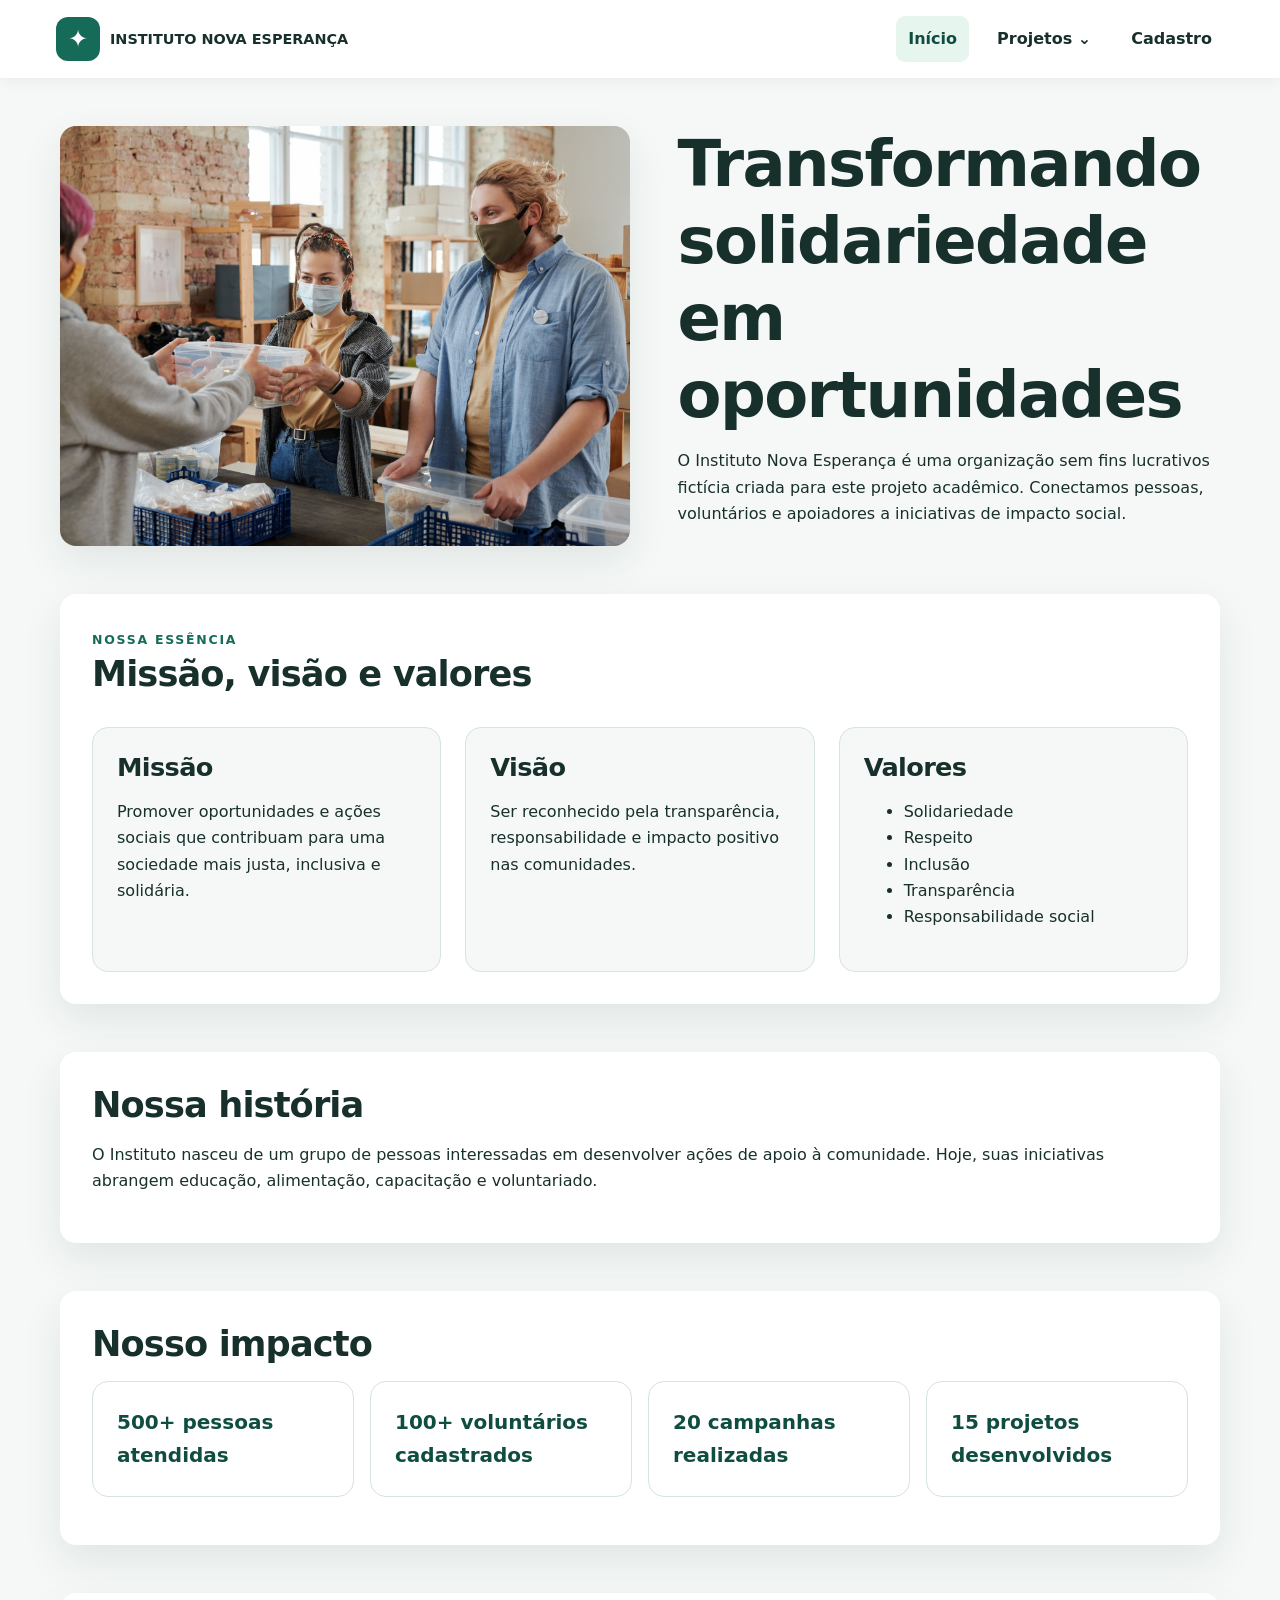
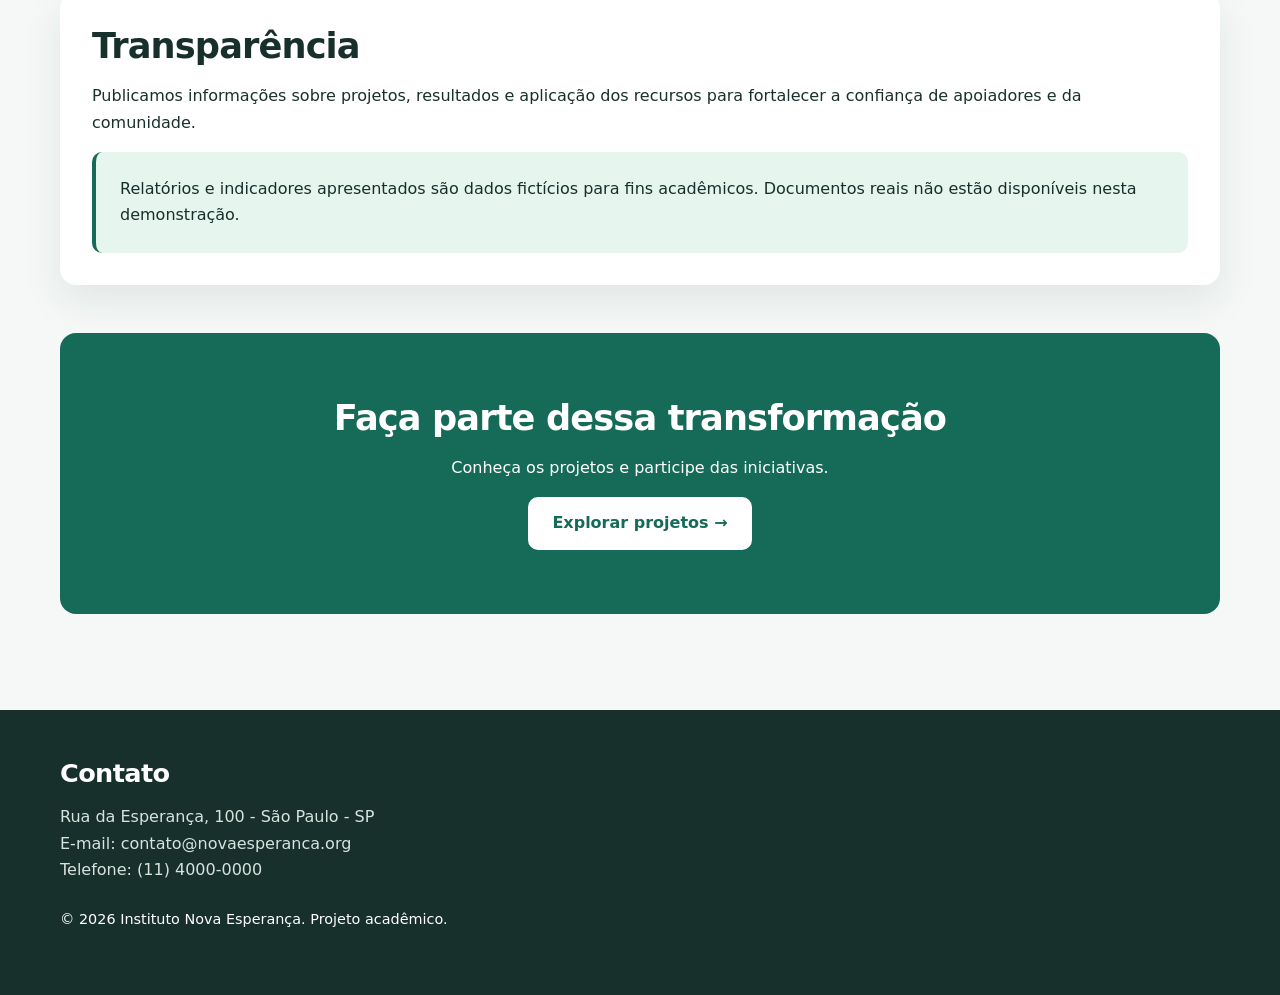
<file: index.html>
<!DOCTYPE html>
<html lang="pt-BR">
<head>
<meta charset="UTF-8">
<meta name="viewport" content="width=device-width, initial-scale=1.0">
<meta name="description" content="Instituto Nova Esperança: projetos sociais, voluntariado e apoio à comunidade.">
<meta name="author" content="Projeto acadêmico">
<title>Instituto Nova Esperança | Início</title>
<link rel="stylesheet" href="css/style.css">
</head>
<body>
<a class="skip-link" href="#conteudo">Pular para o conteúdo</a>
<header class="site-header"><div class="header-inner"><a class="brand" href="index.html" aria-label="Instituto Nova Esperança, página inicial"><span class="brand-mark">✦</span><span>INSTITUTO <strong>NOVA ESPERANÇA</strong></span></a>
<button class="menu-toggle" type="button" aria-expanded="false" aria-controls="menu-principal" aria-label="Abrir menu"><span></span><span></span><span></span></button>
<nav id="menu-principal" class="main-nav" aria-label="Navegação principal"><a href="index.html" aria-current="page">Início</a><div class="nav-dropdown"><button class="dropdown-toggle" type="button" aria-expanded="false" aria-controls="submenu-projetos">Projetos <span aria-hidden="true">⌄</span></button><div id="submenu-projetos" class="dropdown-panel"><a href="projetos.html">Todos os projetos</a><a href="projetos.html#educacao">Educação</a><a href="projetos.html#alimentacao">Alimentação</a><a href="projetos.html#voluntariado">Voluntariado</a><a href="projetos.html#doacao">Doações</a></div></div><a href="cadastro.html" >Cadastro</a></nav></div></header>
<main id="conteudo">
<section class="hero" aria-labelledby="titulo">
    <img src="imagens/inicio.jpg" alt="Grupo de voluntários reunidos em uma ação de doação" width="1000" height="667">
    <h1 id="titulo">Transformando solidariedade em oportunidades</h1>
    <p>O Instituto Nova Esperança é uma organização sem fins lucrativos fictícia criada para este projeto acadêmico. Conectamos pessoas, voluntários e apoiadores a iniciativas de impacto social.</p>
</section>
<section class="section-block" aria-labelledby="missao">
    <div class="section-heading"><span class="eyebrow">Nossa essência</span><h2 id="missao">Missão, visão e valores</h2></div><div class="mission-grid grid-12">
    <article><h3>Missão</h3><p>Promover oportunidades e ações sociais que contribuam para uma sociedade mais justa, inclusiva e solidária.</p></article>
    <article><h3>Visão</h3><p>Ser reconhecido pela transparência, responsabilidade e impacto positivo nas comunidades.</p></article>
    <article><h3>Valores</h3><ul><li>Solidariedade</li><li>Respeito</li><li>Inclusão</li><li>Transparência</li><li>Responsabilidade social</li></ul></article></div>
</section>
<section class="section-block" aria-labelledby="historia">
    <h2 id="historia">Nossa história</h2>
    <p>O Instituto nasceu de um grupo de pessoas interessadas em desenvolver ações de apoio à comunidade. Hoje, suas iniciativas abrangem educação, alimentação, capacitação e voluntariado.</p>
</section>
<section class="section-block" aria-labelledby="impacto">
    <h2 id="impacto">Nosso impacto</h2>
    <ul class="impact-grid"><li>500+ pessoas atendidas</li><li>100+ voluntários cadastrados</li><li>20 campanhas realizadas</li><li>15 projetos desenvolvidos</li></ul>
</section>
<section class="section-block" aria-labelledby="transparencia">
    <h2 id="transparencia">Transparência</h2>
    <p>Publicamos informações sobre projetos, resultados e aplicação dos recursos para fortalecer a confiança de apoiadores e da comunidade.</p>
    <div class="notice" role="note">Relatórios e indicadores apresentados são dados fictícios para fins acadêmicos. Documentos reais não estão disponíveis nesta demonstração.</div>
</section>
<div class="page-cta"><h2>Faça parte dessa transformação</h2><p>Conheça os projetos e participe das iniciativas.</p><a class="btn btn-light" href="projetos.html">Explorar projetos →</a></div></main>
<footer class="site-footer">
<h2>Contato</h2>
<address>Rua da Esperança, 100 - São Paulo - SP<br>E-mail: contato@novaesperanca.org<br>Telefone: (11) 4000-0000</address>
<p>&copy; 2026 Instituto Nova Esperança. Projeto acadêmico.</p>
</footer>
<div id="toast" class="toast" role="status" aria-live="polite" hidden></div>
<script src="js/ui.js" defer></script>
</body>
</html>
</file>
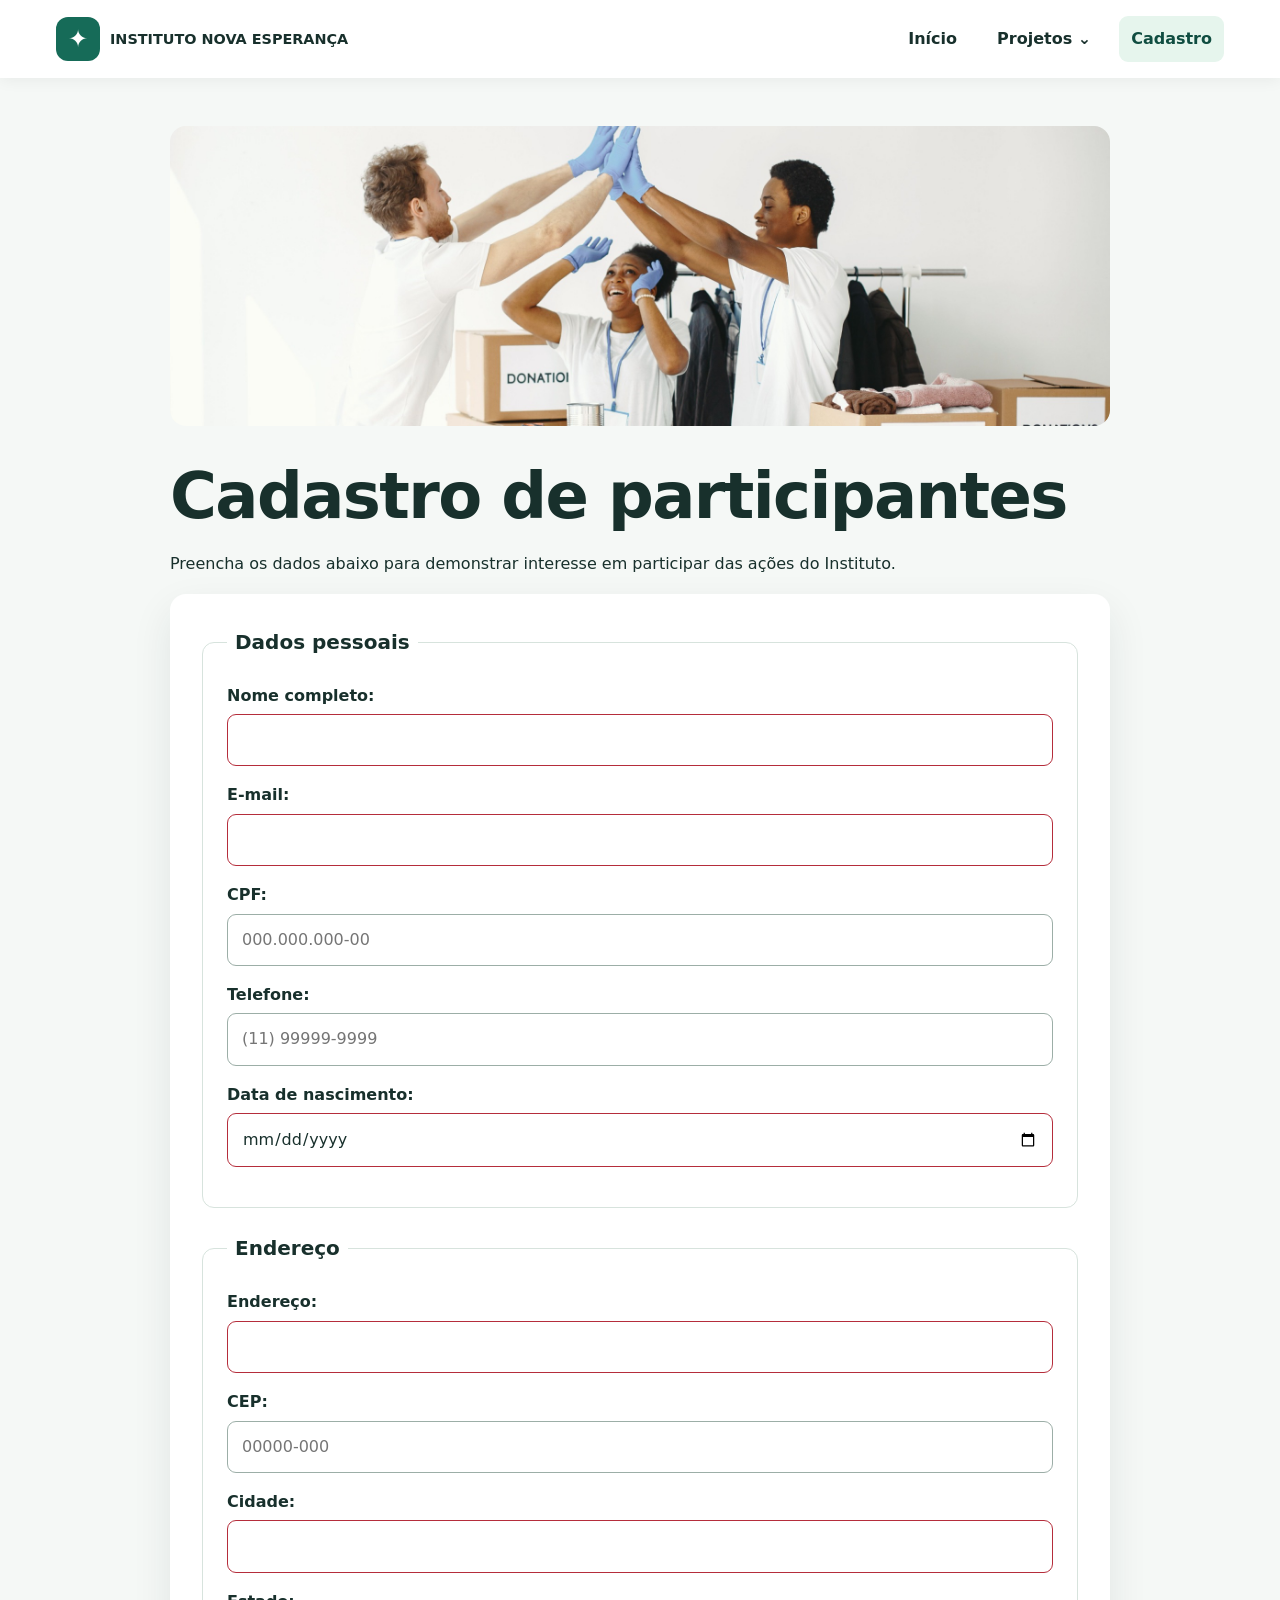
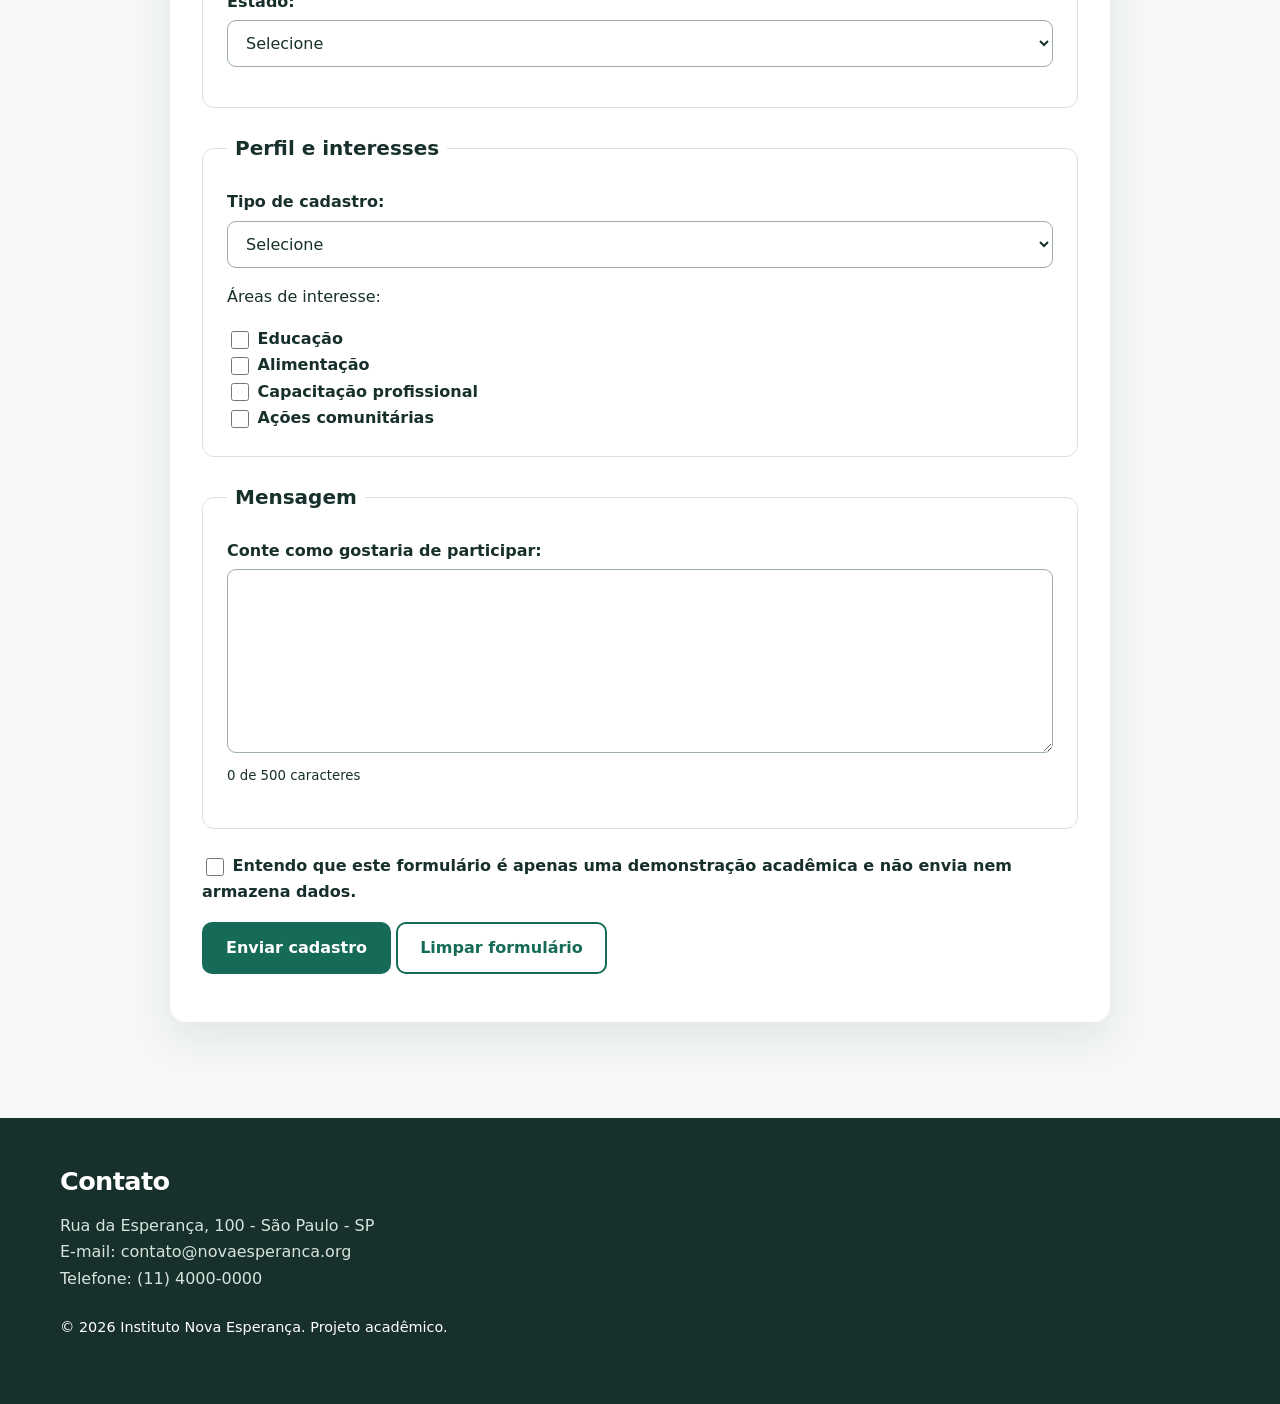
<file: cadastro.html>
<!DOCTYPE html>
<html lang="pt-BR">
<head>
<meta charset="UTF-8">
<meta name="viewport" content="width=device-width, initial-scale=1.0">
<meta name="description" content="Cadastre-se no Instituto Nova Esperança para participar de projetos e oportunidades de voluntariado.">
<meta name="author" content="Projeto acadêmico">
<title>Cadastro | Instituto Nova Esperança</title>
<link rel="stylesheet" href="css/style.css">
</head>
<body>
<a class="skip-link" href="#conteudo">Pular para o conteúdo</a>
<header class="site-header"><div class="header-inner"><a class="brand" href="index.html" aria-label="Instituto Nova Esperança, página inicial"><span class="brand-mark">✦</span><span>INSTITUTO <strong>NOVA ESPERANÇA</strong></span></a>
<button class="menu-toggle" type="button" aria-expanded="false" aria-controls="menu-principal" aria-label="Abrir menu"><span></span><span></span><span></span></button>
<nav id="menu-principal" class="main-nav" aria-label="Navegação principal"><a href="index.html" >Início</a><div class="nav-dropdown"><button class="dropdown-toggle" type="button" aria-expanded="false" aria-controls="submenu-projetos">Projetos <span aria-hidden="true">⌄</span></button><div id="submenu-projetos" class="dropdown-panel"><a href="projetos.html">Todos os projetos</a><a href="projetos.html#educacao">Educação</a><a href="projetos.html#alimentacao">Alimentação</a><a href="projetos.html#voluntariado">Voluntariado</a><a href="projetos.html#doacao">Doações</a></div></div><a href="cadastro.html" aria-current="page">Cadastro</a></nav></div></header>
<main id="conteudo">
<section class="registration" aria-labelledby="titulo-cadastro">
<img src="imagens/voluntariado.jpg" alt="Grupo de voluntários reunidos para uma atividade comunitária" width="900" height="600">
<h1 id="titulo-cadastro">Cadastro de participantes</h1>
<p>Preencha os dados abaixo para demonstrar interesse em participar das ações do Instituto.</p>
<form class="registration-form" id="form-cadastro" action="#" method="post">
<fieldset>
<legend>Dados pessoais</legend>
<p><label for="nome">Nome completo:</label><br><input type="text" id="nome" name="nome" required minlength="3" autocomplete="name"></p>
<p><label for="email">E-mail:</label><br><input type="email" id="email" name="email" required autocomplete="email"></p>
<p><label for="cpf">CPF:</label><br><input type="text" id="cpf" name="cpf" required inputmode="numeric" maxlength="14" pattern="[0-9]{3}\.?[0-9]{3}\.?[0-9]{3}-?[0-9]{2}" placeholder="000.000.000-00"></p>
<p><label for="telefone">Telefone:</label><br><input type="tel" id="telefone" name="telefone" required inputmode="tel" maxlength="15" pattern="\(?[0-9]{2}\)?[ ]?[0-9]{4,5}-?[0-9]{4}" placeholder="(11) 99999-9999"></p>
<p><label for="nascimento">Data de nascimento:</label><br><input type="date" id="nascimento" name="nascimento" required autocomplete="bday"></p>
</fieldset>
<fieldset>
<legend>Endereço</legend>
<p><label for="endereco">Endereço:</label><br><input type="text" id="endereco" name="endereco" required autocomplete="street-address"></p>
<p><label for="cep">CEP:</label><br><input type="text" id="cep" name="cep" required inputmode="numeric" maxlength="9" pattern="[0-9]{5}-?[0-9]{3}" placeholder="00000-000" autocomplete="postal-code"></p>
<p><label for="cidade">Cidade:</label><br><input type="text" id="cidade" name="cidade" required autocomplete="address-level2"></p>
<p><label for="estado">Estado:</label><br>
<select id="estado" name="estado" required>
<option value="">Selecione</option>
<option>AC</option><option>AL</option><option>AP</option><option>AM</option><option>BA</option><option>CE</option><option>DF</option><option>ES</option><option>GO</option><option>MA</option><option>MT</option><option>MS</option><option>MG</option><option>PA</option><option>PB</option><option>PR</option><option>PE</option><option>PI</option><option>RJ</option><option>RN</option><option>RS</option><option>RO</option><option>RR</option><option>SC</option><option>SP</option><option>SE</option><option>TO</option>
</select></p>
</fieldset>
<fieldset>
<legend>Perfil e interesses</legend>
<p><label for="perfil">Tipo de cadastro:</label><br>
<select id="perfil" name="perfil" required><option value="">Selecione</option><option>Voluntário</option><option>Doador/Apoiador</option><option>Visitante</option></select></p>
<p>Áreas de interesse:</p>
<label><input type="checkbox" name="interesse" value="educacao"> Educação</label><br>
<label><input type="checkbox" name="interesse" value="alimentacao"> Alimentação</label><br>
<label><input type="checkbox" name="interesse" value="capacitacao"> Capacitação profissional</label><br>
<label><input type="checkbox" name="interesse" value="comunidade"> Ações comunitárias</label>
</fieldset>
<fieldset>
<legend>Mensagem</legend>
<p><label for="mensagem">Conte como gostaria de participar:</label><br><textarea id="mensagem" name="mensagem" rows="6" maxlength="500"></textarea><small id="contador-mensagem" aria-live="polite"></small></p>
</fieldset>
<p><label><input type="checkbox" name="termos" required> Entendo que este formulário é apenas uma demonstração acadêmica e não envia nem armazena dados.</label></p>
<button class="btn" type="submit">Enviar cadastro</button>
<button class="btn btn-outline" type="reset">Limpar formulário</button>
<p id="status-cadastro" class="status-cadastro" role="status" aria-live="polite" tabindex="-1"></p>
</form>
</section>
</main>
<footer class="site-footer">
<h2>Contato</h2>
<address>Rua da Esperança, 100 - São Paulo - SP<br>E-mail: contato@novaesperanca.org<br>Telefone: (11) 4000-0000</address>
<p>&copy; 2026 Instituto Nova Esperança. Projeto acadêmico.</p>
</footer>
<script src="js/script.js" defer></script>
<div id="toast" class="toast" role="status" aria-live="polite" hidden></div>
<script src="js/ui.js" defer></script>
</body>
</html>
</file>
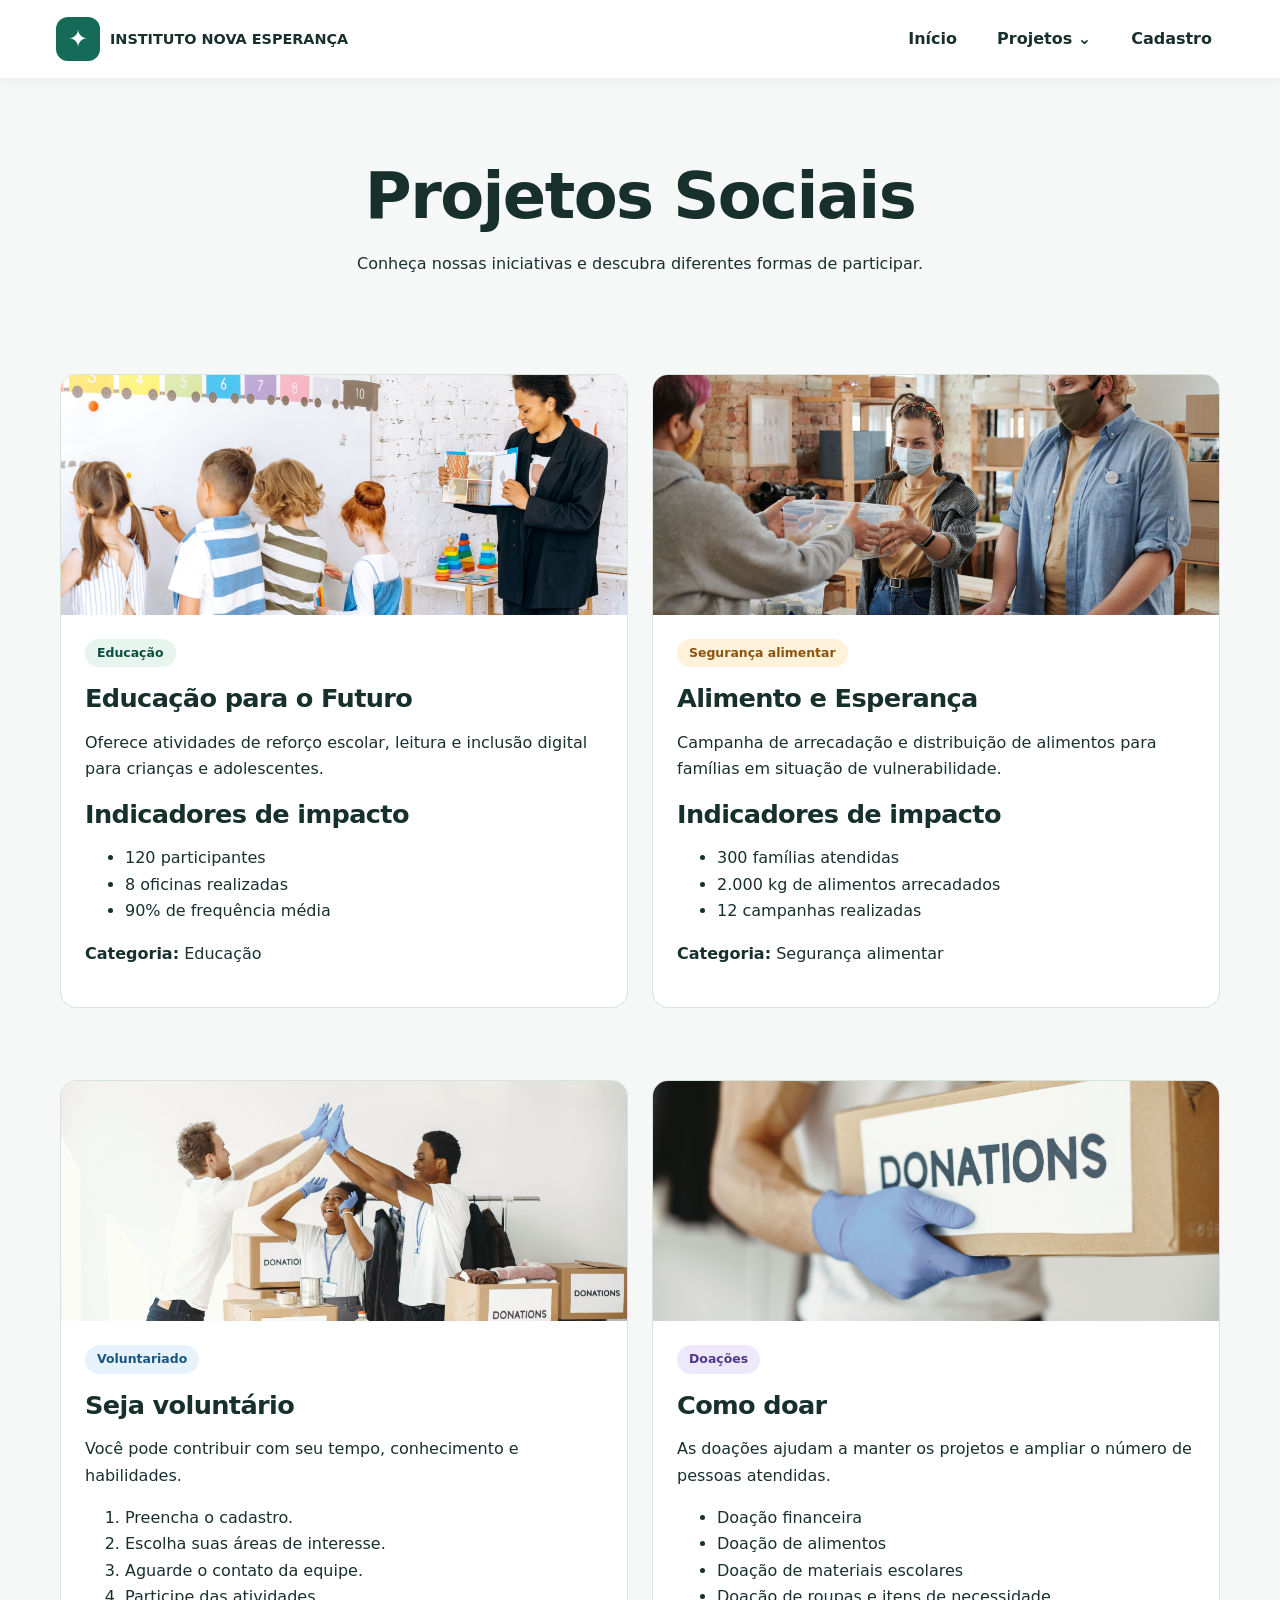
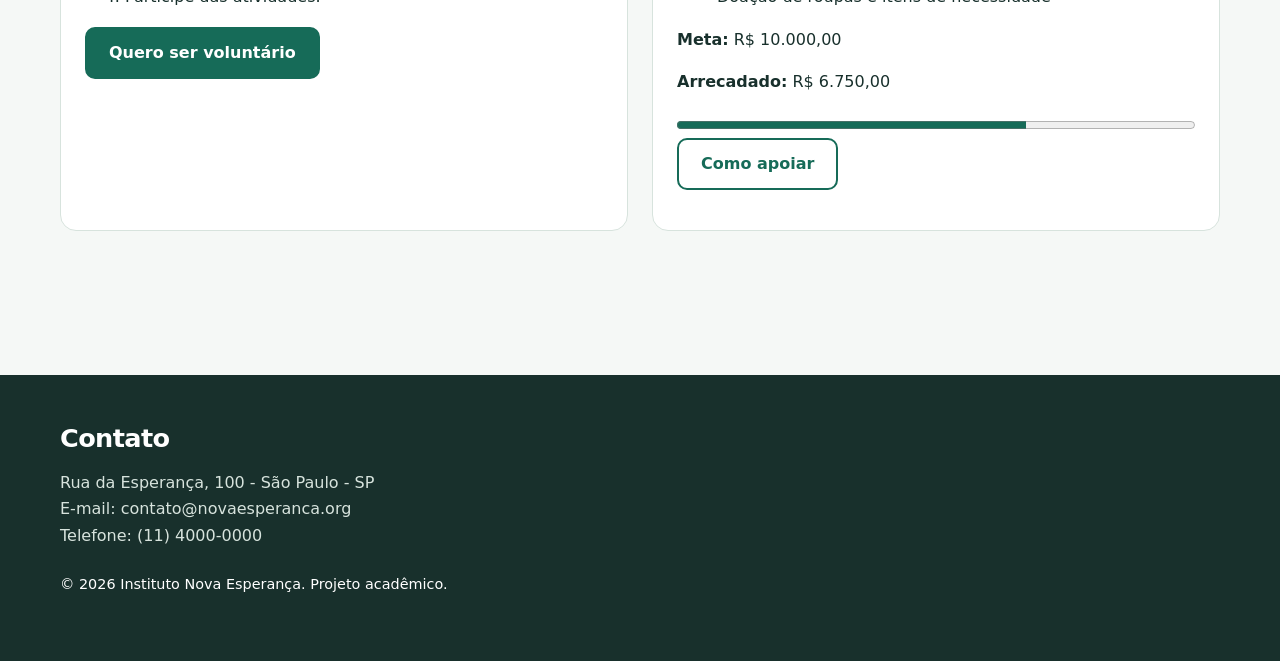
<file: projetos.html>
<!DOCTYPE html>
<html lang="pt-BR">
<head>
<meta charset="UTF-8">
<meta name="viewport" content="width=device-width, initial-scale=1.0">
<meta name="description" content="Conheça os projetos sociais do Instituto Nova Esperança e saiba como participar ou doar.">
<meta name="author" content="Projeto acadêmico">
<title>Projetos Sociais | Instituto Nova Esperança</title>
<link rel="stylesheet" href="css/style.css">
</head>
<body>
<a class="skip-link" href="#conteudo">Pular para o conteúdo</a>
<header class="site-header"><div class="header-inner"><a class="brand" href="index.html" aria-label="Instituto Nova Esperança, página inicial"><span class="brand-mark">✦</span><span>INSTITUTO <strong>NOVA ESPERANÇA</strong></span></a>
<button class="menu-toggle" type="button" aria-expanded="false" aria-controls="menu-principal" aria-label="Abrir menu"><span></span><span></span><span></span></button>
<nav id="menu-principal" class="main-nav" aria-label="Navegação principal"><a href="index.html" >Início</a><div class="nav-dropdown"><button class="dropdown-toggle" type="button" aria-expanded="false" aria-controls="submenu-projetos">Projetos <span aria-hidden="true">⌄</span></button><div id="submenu-projetos" class="dropdown-panel"><a href="projetos.html">Todos os projetos</a><a href="projetos.html#educacao">Educação</a><a href="projetos.html#alimentacao">Alimentação</a><a href="projetos.html#voluntariado">Voluntariado</a><a href="projetos.html#doacao">Doações</a></div></div><a href="cadastro.html" >Cadastro</a></nav></div></header>
<main id="conteudo">
<section class="page-intro" aria-labelledby="titulo-projetos">
<h1 id="titulo-projetos">Projetos Sociais</h1>
<p>Conheça nossas iniciativas e descubra diferentes formas de participar.</p>
</section>

<div class="projects-grid grid-12"><section class="project-card" aria-labelledby="educacao">
<article>
<img src="imagens/educacao.jpg" alt="Professora orientando crianças em uma atividade de aprendizagem" width="900" height="600" loading="lazy">
<span class="badge">Educação</span><h2 id="educacao">Educação para o Futuro</h2>
<p>Oferece atividades de reforço escolar, leitura e inclusão digital para crianças e adolescentes.</p>
<h3>Indicadores de impacto</h3>
<ul><li>120 participantes</li><li>8 oficinas realizadas</li><li>90% de frequência média</li></ul>
<p><strong>Categoria:</strong> Educação</p>
</article>
</section>

<section class="project-card" aria-labelledby="alimentacao">
<article>
<img src="imagens/inicio.jpg" alt="Voluntários trabalhando na distribuição de alimentos em um centro de doações" width="900" height="600" loading="lazy">
<span class="badge badge-orange">Segurança alimentar</span><h2 id="alimentacao">Alimento e Esperança</h2>
<p>Campanha de arrecadação e distribuição de alimentos para famílias em situação de vulnerabilidade.</p>
<h3>Indicadores de impacto</h3>
<ul><li>300 famílias atendidas</li><li>2.000 kg de alimentos arrecadados</li><li>12 campanhas realizadas</li></ul>
<p><strong>Categoria:</strong> Segurança alimentar</p>
</article>
</section>

<section class="project-card" aria-labelledby="voluntariado">
<article>
<img src="imagens/voluntariado.jpg" alt="Grupo de voluntários comemorando juntos durante uma ação social" width="900" height="600" loading="lazy">
<span class="badge badge-blue">Voluntariado</span><h2 id="voluntariado">Seja voluntário</h2>
<p>Você pode contribuir com seu tempo, conhecimento e habilidades.</p>
<ol><li>Preencha o cadastro.</li><li>Escolha suas áreas de interesse.</li><li>Aguarde o contato da equipe.</li><li>Participe das atividades.</li></ol>
<p><a class="btn" href="cadastro.html">Quero ser voluntário</a></p>
</article>
</section>

<section class="project-card" aria-labelledby="doacao">
<article>
<img src="imagens/doacao.jpg" alt="Voluntário segurando uma caixa destinada a doações" width="900" height="600" loading="lazy">
<span class="badge badge-violet">Doações</span><h2 id="doacao">Como doar</h2>
<p>As doações ajudam a manter os projetos e ampliar o número de pessoas atendidas.</p>
<ul><li>Doação financeira</li><li>Doação de alimentos</li><li>Doação de materiais escolares</li><li>Doação de roupas e itens de necessidade</li></ul>
<p><strong>Meta:</strong> R$ 10.000,00</p>
<p><strong>Arrecadado:</strong> R$ 6.750,00</p>
<progress value="6750" max="10000">67,5%</progress><p><button class="btn btn-outline" type="button" data-modal-open="modal-doacao">Como apoiar</button></p>
</article>
</section>
</div><dialog id="modal-doacao" class="modal"><div class="modal-content"><button class="modal-close" type="button" data-modal-close aria-label="Fechar janela">×</button><span class="eyebrow">Participe</span><h2>Como apoiar o projeto</h2><p>Esta é uma demonstração acadêmica. Não existe pagamento ou recebimento de doações reais neste site.</p><p>Para conhecer oportunidades de apoio, acesse o formulário de cadastro.</p><a class="btn" href="cadastro.html">Ir para cadastro</a></div></dialog></main>
<footer class="site-footer">
<h2>Contato</h2>
<address>Rua da Esperança, 100 - São Paulo - SP<br>E-mail: contato@novaesperanca.org<br>Telefone: (11) 4000-0000</address>
<p>&copy; 2026 Instituto Nova Esperança. Projeto acadêmico.</p>
</footer>
<div id="toast" class="toast" role="status" aria-live="polite" hidden></div>
<script src="js/ui.js" defer></script>
</body>
</html>
</file>
<file: css/style.css>
/* Entrega II: CSS3 modular — carregamento dos módulos */
@import url("variables.css");
@import url("base.css");
@import url("layout.css");
@import url("components.css");
</file>
